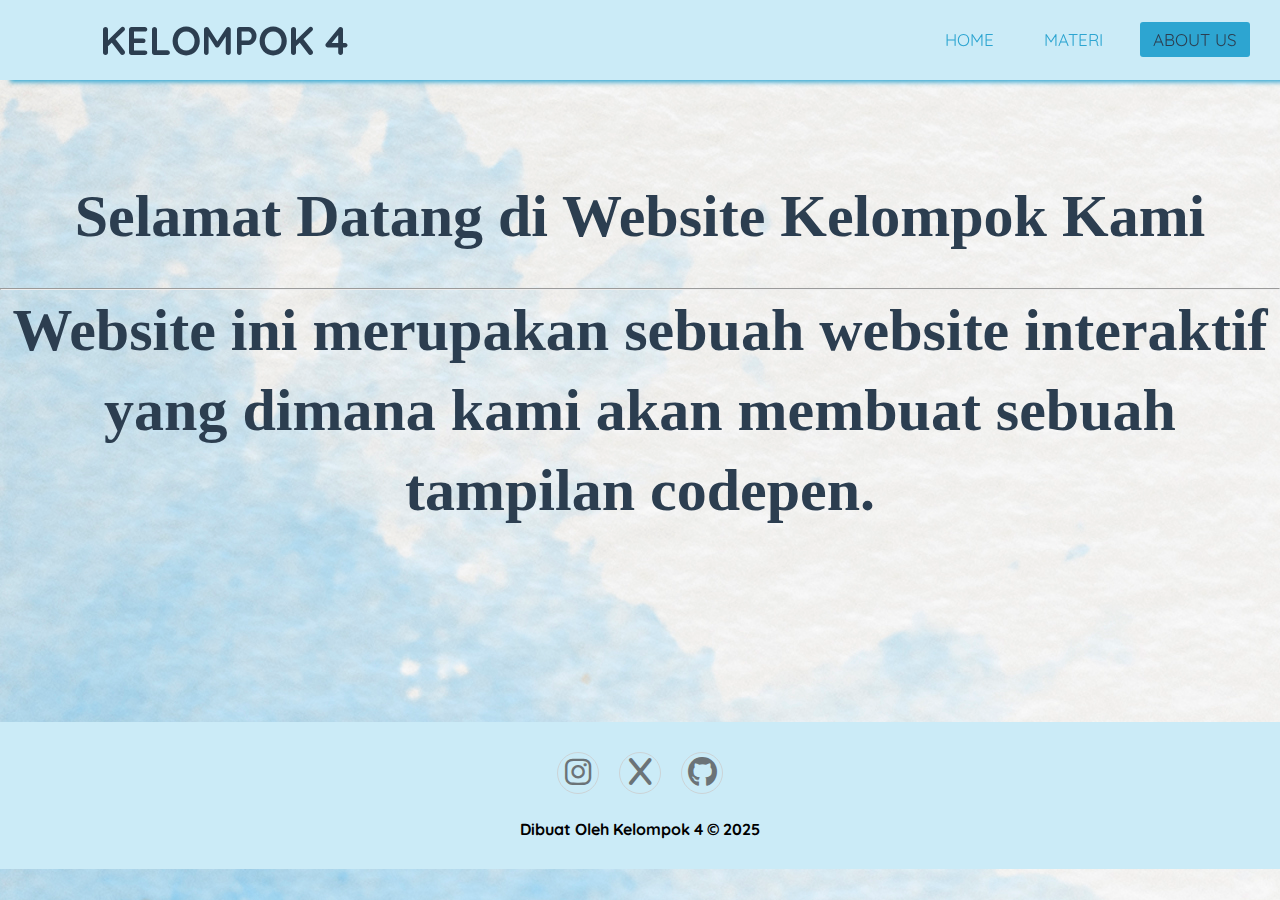
<file: PKT-AT/index.html>
<!DOCTYPE html>
<html lang="en">

<head>
    <meta charset="UTF-8">
    <meta name="viewport" content="width=device-width, initial-scale=1.0">
    <title>Home</title>
    <link rel="stylesheet" href="https://cdnjs.cloudflare.com/ajax/libs/font-awesome/6.5.1/css/all.min.css">
    <link rel="stylesheet" href="/PKT-AT/style.css">
    <link rel="icon" href="/PKT-AT/img/icon/home2.png">
</head>
<style>
    body {
        scroll-behavior: smooth;
    }
</style>

<body>
    <div class="container">
        <main>
            <nav>
                <input type="checkbox" id="check">
                <label for="check" class="checkbtn"><i class="fas fa-bars"></i></label>
                <label class="logo"><a href="#" style="text-decoration: none;">KELOMPOK 4</a></label>
                
                <ul>
                    <li><a href="#">Home</a></li>
                    <li><a href="/PKT-AT/materi/index.html">Materi</a></li>
                    <li><a class="active" href="/PKT-AT/contact/index.html">About Us</a></li>
                </ul>
            </nav>
            <br><br><br>
            <div class="header-content">
                <br><br><br><br><br>
                <h1>Selamat Datang di Website Kelompok Kami</h1>
                <hr>
                <h1>Website ini merupakan sebuah website interaktif yang dimana kami akan membuat sebuah tampilan codepen.<span></span></h1>
            </div>

          <br><br><br><br><br><br>
    <section class="footer">
        <div class="social">
          <a href="https://www.instagram.com/rafa.frsi/" target="_blank"><i class="fab fa-instagram"></i></a>
          <a href="https://x.com/alfarisir616" target="_blank"><i class="fab fa-x"></i></a>
          <a href="https://github.com/alfarisirr" target="_blank"><i class="fab fa-github"></i></a>
        </div>

        <p align="center"><b>Dibuat Oleh Kelompok 4 &copy 2025</b></p>
    </section>
        </div>
</file>
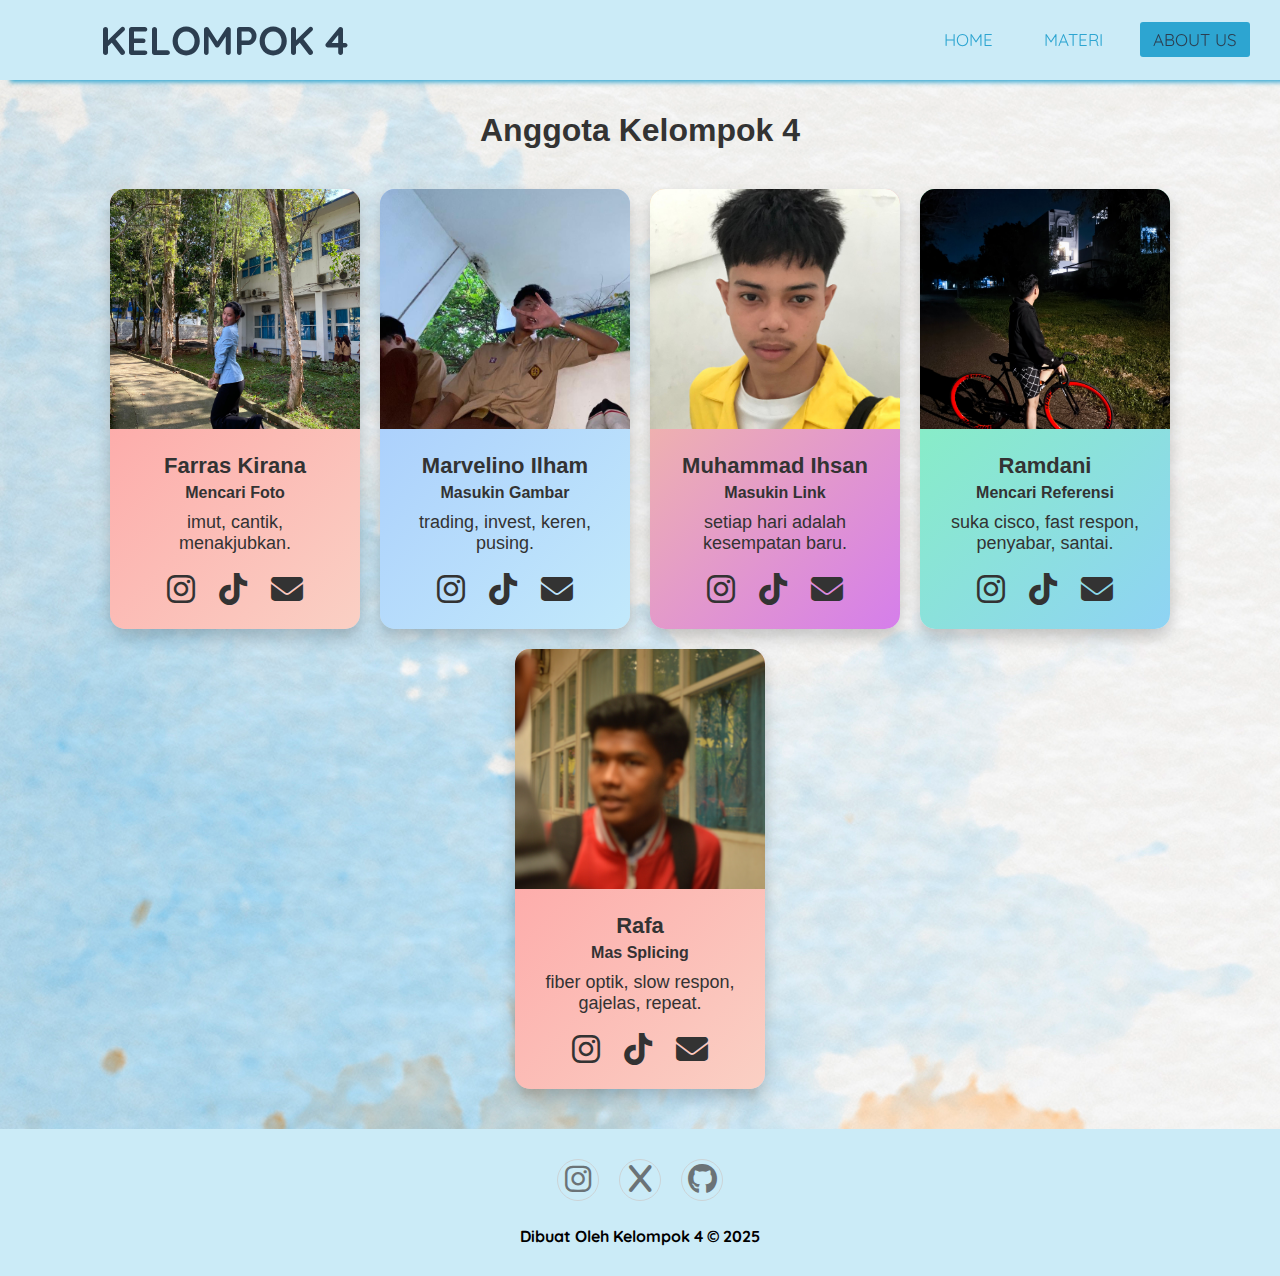
<file: PKT-AT/contact/index.html>
<!DOCTYPE html>
<html lang="en">

<head>
    <meta charset="UTF-8">
    <meta name="viewport" content="width=device-width, initial-scale=1.0">
    <title>About Us</title>
    <link rel="stylesheet" href="https://cdnjs.cloudflare.com/ajax/libs/font-awesome/6.5.1/css/all.min.css">
    <link rel="stylesheet" href="/PKT-AT/style.css">
    <link rel="icon" href="/PKT-AT/img/icon/au1.png">
</head>
<style>
    body {
      scroll-behavior: smooth;
      margin: 0;
      padding: 0;
      font-family: 'Segoe UI', sans-serif;
      background: linear-gradient(to right, #f8f9fa, #e0f7fa);
      background-image: url(/PKT-AT/img/backgorund.jpg);
    }

    h1 {
      text-align: center;
      margin: 40px 0 20px;
      color: #333;
    }

    .team-container {
      display: flex;
      gap: 20px;
      justify-content: center;
      flex-wrap: wrap;
      padding: 20px;
    }

    .card {
      background: linear-gradient(135deg, #ff9a9e, #fad0c4);
      border-radius: 15px;
      overflow: hidden;
      width: 250px;
      box-shadow: 0 8px 16px rgba(0,0,0,0.2);
      transition: transform 0.3s, box-shadow 0.3s;
      cursor: pointer;
    }

    .card:hover {
      transform: translateY(-8px);
      box-shadow: 0 12px 24px rgba(0,0,0,0.3);
    }

    .card img {
      width: 100%;
      height: 240px;
      object-fit: cover;
    }

    .card-content {
      padding: 20px;
      color: #333;
    }

    .card-content h3 {
      margin-top: 0;
      font-size: 22px;
    }

    .card-content p.role {
      font-weight: bold;
      margin: 5px 0 10px;
    }

    .card-content p.desc {
      font-size: 18px;
      color: #333;
    }

    /* Warna background gradient berbeda tiap kartu */
    .card:nth-child(2) {
      background: linear-gradient(135deg, #a1c4fd, #c2e9fb);
    }

    .card:nth-child(3) {
      background: linear-gradient(135deg, #fccb90, #d57eeb);
    }

    .card:nth-child(4) {
      background: linear-gradient(135deg, #84fab0, #8fd3f4);
    }
    
    .card-content a {
      display: inline-block;
      margin: 0 10px;
      color: #333;
      font-size: 2em; /* Atur ukuran ikon */
      text-align: center;
    }

    .card-content {
      text-align: center; /* Tengahkan isi dalam .card-content */
    }

    .card-content a:hover{
      font-size: 2.5em;
      transform: 2s;
      background-color: #e0f7fa;
    }

  </style>
</style>

<body>
    <div class="container">
        <main>
            <nav>
                <input type="checkbox" id="check">
                <label for="check" class="checkbtn"><i class="fas fa-bars"></i></label>
                <label class="logo"><a href="#" style="text-decoration: none;">KELOMPOK 4</a></label>
                
                <ul>
                    <li><a href="/PKT-AT/index.html">Home</a></li>
                    <li><a href="/PKT-AT/materi/index.html">Materi</a></li>
                    <li><a class="active" href="/PKT-AT/contact/index.html">About Us</a></li>
                </ul>
            </nav>
            <br><br><br><br>


             <h1>Anggota Kelompok 4</h1>

  <div class="team-container">
    <div class="card">
      <img src="/PKT-AT/img/foto/kirana1" >
      <div class="card-content">
        <h3>Farras Kirana</h3>
        <p class="role">Mencari Foto</p>
        <p class="desc">imut, cantik, menakjubkan.</p><br>
        <a href="https://instagram.com/frrskirana" target="_blank"><i class="fab fa-instagram"></i></a>
        <a href="https://www.tiktok.com/@f4yyas" target="_blank"><i class="fab fa-tiktok"></i></a>
        <a href="mailto:farraskiranabilla07@gmail.com" target="_blank"><i class="fa fa-envelope"></i></a>
      </div>
    </div>

    <div class="card">
      <img src="/PKT-AT/img/foto/marvel1.jpg" >
      <div class="card-content">
        <h3>Marvelino Ilham </h3>
        <p class="role">Masukin Gambar</p>
        <p class="desc">trading, invest, keren, pusing.</p><br>
        <a href="https://instagram.com/mrvl.ino" target="_blank"><i class="fab fa-instagram"></i></a>
        <a href="https://www.tiktok.com/@marvvpublicee" target="_blank"><i class="fab fa-tiktok"></i></a>
        <a href="mailto:marvelinoilhamleroy2927@gmail.com" target="_blank"><i class="fa fa-envelope"></i></a>
      </div>
    </div>

    <div class="card">
      <img src="/PKT-AT/img/foto/ihsan1.jpg" >
      <div class="card-content">
        <h3>Muhammad Ihsan</h3>
        <p class="role">Masukin Link</p>
        <p class="desc">setiap hari adalah kesempatan baru.</p><br>
        <a href="https://instagram.com/isannn____" target="_blank"><i class="fab fa-instagram"></i></a>
        <a href="https://www.tiktok.com/@pluggggggg_isannn._" target="_blank"><i class="fab fa-tiktok"></i></a>
        <a href="mailto:mohihsan702@gmail.com" target="_blank"><i class="fa fa-envelope"></i></a>
      </div>
    </div>

    <div class="card">
      <img src="/PKT-AT/img/foto/ramdani1.jpg">
      <div class="card-content">
        <h3>Ramdani</h3>
        <p class="role">Mencari Referensi</p>
        <p class="desc">suka cisco, fast respon, penyabar, santai.</p><br>
        <a href="https://instagram.com/ramdaniiii19" target="_blank"><i class="fab fa-instagram"></i></a>
        <a href="https://www.tiktok.com/@ramdaniii_19" target="_blank"><i class="fab fa-tiktok"></i></a>
        <a href="mailto:ramdhaniramdhani073@gmail.com"><i class="fa fa-envelope"></i></a>
      </div>
    </div>

    <div class="card">
      <img src="/PKT-AT/img/foto/rf7.jpg" >
      <div class="card-content">
        <h3>Rafa</h3>
        <p class="role">Mas Splicing</p>
        <p class="desc">fiber optik, slow respon, gajelas, repeat.</p><br>
        <a href="https://instagram.com/rafa.frsi" target="_blank"><i class="fab fa-instagram"></i></a>
        <a href="https://www.tiktok.com/@xyrosss10  " target="_blank"><i class="fab fa-tiktok"></i></a>
        <a href="mailto:alfarisir616@gmail.com"><i class="fa fa-envelope"></i></a>
      </div>
    </div>

  </div>


     <section class="footer">
        <div class="social">
          <a href="https://www.instagram.com/rafa.frsi/" target="_blank"><i class="fab fa-instagram"></i></a>
          <a href="https://x.com/alfarisir616" target="_blank"><i class="fab fa-x"></i></a>
          <a href="https://github.com/alfarisirr" target="_blank"><i class="fab fa-github"></i></a>
        </div>

        <p align="center"><b>Dibuat Oleh Kelompok 4 &copy 2025</b></p>

    </section>
        </div>
</file>
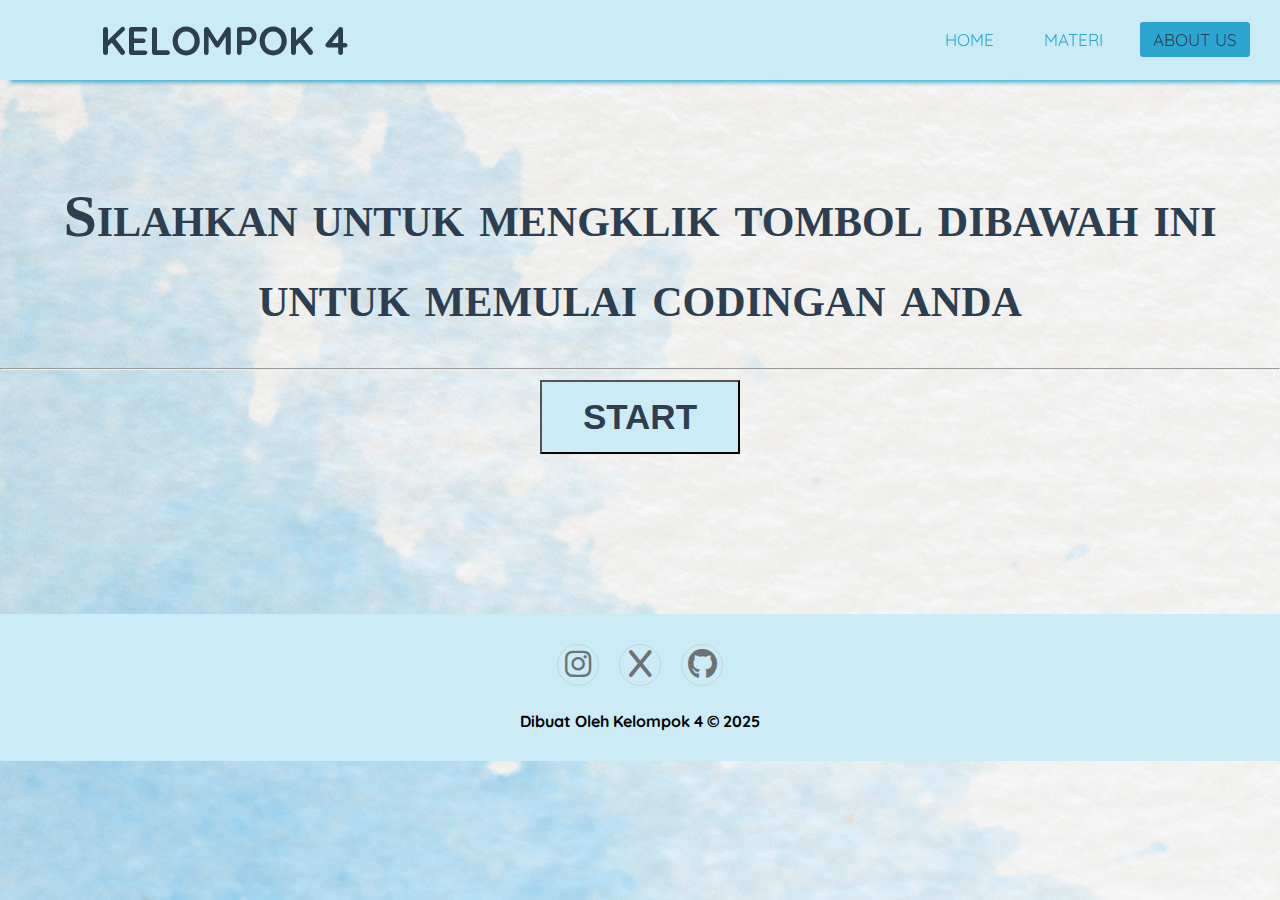
<file: PKT-AT/materi/index.html>
<!DOCTYPE html>
<html lang="en">

<head>
    <meta charset="UTF-8">
    <meta name="viewport" content="width=device-width, initial-scale=1.0">
    <title>Materi</title>
    <link rel="stylesheet" href="https://cdnjs.cloudflare.com/ajax/libs/font-awesome/6.5.1/css/all.min.css">
    <link rel="stylesheet" href="/PKT-AT/style.css">
    <link rel="icon" href="/PKT-AT/img/icon/materi2.png">
</head>
<style>
    body {
        scroll-behavior: smooth;
    }
</style>

<body>
    <div class="container">
        <main>
            <nav>
                <input type="checkbox" id="check">
                <label for="check" class="checkbtn"><i class="fas fa-bars"></i></label>
                <label class="logo"><a href="#" style="text-decoration: none; ">KELOMPOK 4</a></label>
                
                <ul>
                    <li><a href="/PKT-AT/index.html">Home</a></li>
                    <li><a href="/PKT-AT/materi/index.html">Materi</a></li>
                    <li><a class="active" href="/PKT-AT/contact/index.html">About Us</a></li>
                </ul>
            </nav>
            <br><br><br>
            <div class="header-content">
                <br><br><br><br><br>
                <h1 style="font-variant: small-caps;">Silahkan untuk mengklik tombol dibawah ini untuk memulai codingan anda</h1>
                <hr>
               <button><a class="button" href="/Testing/testing.html""><h3 class="button">START </h3></a></button><span></span>
            </div>


           

          <br><br><br><br><br><br>
    <section class="footer">
        <div class="social">
          <a href="https://www.instagram.com/rafa.frsi/" target="_blank"><i class="fab fa-instagram"></i></a>
          <a href="https://x.com/alfarisir616" target="_blank"><i class="fab fa-x"></i></a>
          <a href="https://github.com/alfarisirr" target="_blank"><i class="fab fa-github"></i></a>
        </div>

        <p align="center"><b>Dibuat Oleh Kelompok 4 &copy 2025</b></p>
    </section>
        </div>
</file>
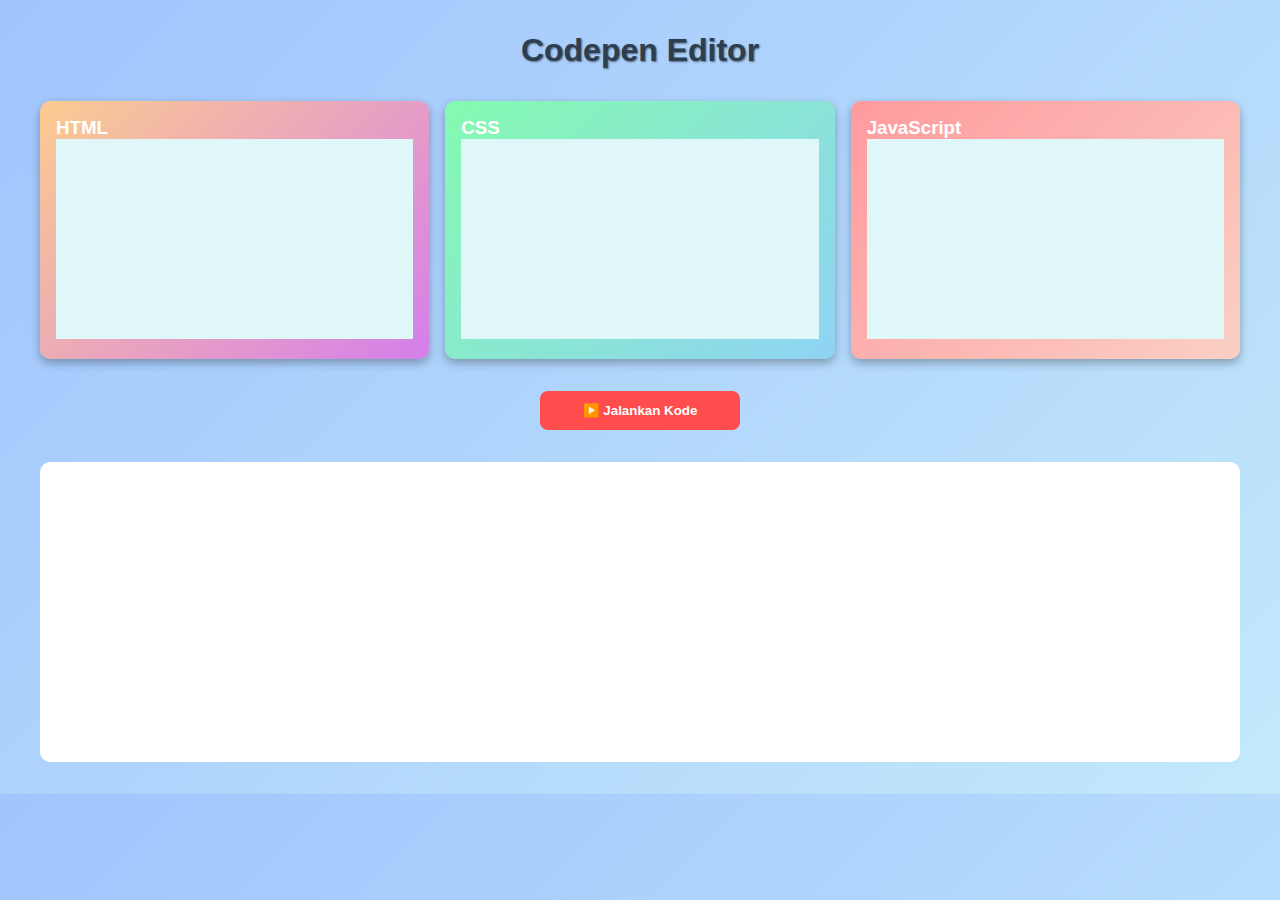
<file: Testing/testing.html>
<!DOCTYPE html>
<html lang="id">
<head>
  <meta charset="UTF-8" />
  <meta name="viewport" content="width=device-width, initial-scale=1.0"/>
  <title>Codepen Editor | Kel-4</title>
  <link rel="stylesheet" href="/PKT-AT/style.css">
  <link rel="icon" href="/PKT-AT/img/icon/edtior-removebg-preview.png">
  <style>
    body {
     background: linear-gradient(135deg, #a1c4fd, #c2e9fb);
      font-family: 'Segoe UI', sans-serif;
      color: white;
      padding: 2rem;
      display: flex;
      flex-direction: column;
      align-items: center;
    }

    h1 {
      margin-bottom: 2rem;
      text-shadow: 1px 1px 2px rgba(0,0,0,0.5);
      color: #2c3e50;
    }

    .editor-container {
      display: flex;
      gap: 1rem;
      width: 100%;
      max-width: 1200px;
      flex-wrap: wrap;
    }

    .editor1 {
      flex: 1;
      min-width: 300px;
      background: linear-gradient(135deg, #fccb90, #d57eeb);
      border-radius: 10px;
      padding: 1rem;
      box-shadow: 0 4px 10px rgba(0,0,0,0.3);
    }

     .editor2 {
      flex: 1;
      min-width: 300px;
      background: linear-gradient(135deg, #84fab0, #8fd3f4);
      border-radius: 10px;
      padding: 1rem;
      box-shadow: 0 4px 10px rgba(0,0,0,0.3);
    }

     .editor3 {
      flex: 1;
      min-width: 300px;
      background: linear-gradient(135deg, #ff9a9e, #fad0c4);
      border-radius: 10px;
      padding: 1rem;
      box-shadow: 0 4px 10px rgba(0,0,0,0.3);
    }

    .editor h3 {
      color: #8fd3f4;
      margin-bottom: 0.5rem;
    }

    textarea {
      width: 100%;
      height: 200px;
      background-color: #e0f7fa;
      color: #0f0;
      font-family: monospace;
      font-size: 1rem;
      border: none;
      resize: none;
      outline: none;
    }

    button {
      margin-top: 2rem;
      padding: 0.75rem 2rem;
      background: #ff4d4d;
      border: none;
      border-radius: 8px;
      color: white;
      font-weight: bold;
      cursor: pointer;
      transition: background 0.3s ease;
    }

    button:hover {
      background: #ff1a1a;
    }

    iframe {
      width: 100%;
      max-width: 1200px;
      height: 300px;
      margin-top: 2rem;
      background: #ffff;
      border-radius: 10px;
      border: none;
    }
  </style>
</head>
<body>

  <h1>Codepen Editor</h1>

  <div class="editor-container">
    <div class="editor1">
      <h3>HTML</h3>
      <textarea id="html"></textarea>
    </div>
    <div class="editor2">
      <h3>CSS</h3>
      <textarea id="css"></textarea>
    </div>
    <div class="editor3">
      <h3>JavaScript</h3>
      <textarea id="js"></textarea>
    </div>
  </div>

  <button onclick="jalankanKode()">▶️ Jalankan Kode</button>

  <iframe id="preview"></iframe>

  <!-- Masukkan file JS eksternal -->
  <script src="script.js"></script>
</body>
</html>
</file>
<file: PKT-AT/style.css>
@import url('https://fonts.googleapis.com/css2?family=Quicksand:wght@300;400;500&display=swap');

*{
    margin: 0;
    padding: 0;
}

body {
    background-image: url(/PKT-AT/img/backgorund.jpg);
    list-style-type: none;
    text-decoration: none;
     cursor: url(/PKT-AT/img/cursor.jpg), pointer;
            /* cursor: url('cursor/liscursor/Cursor\ LiS/IBeam.cur'), text; */
}

nav {
    background-color: #cbebf7;
    height: 80px;
    width: 100%;
    position: fixed;
    box-shadow: 10px 2px 5px #2da5d1; 
}

label.logo {
    font-family: "Quicksand", sans-serif;
    font-size: 40px;
    line-height: 80px;
    padding: 0 100px;
    font-weight: bold;
}

nav ul {
    float: right;
    margin-right: 20px;
}

nav ul li {
    display: inline-block;
    line-height: 80px;
    margin: 0 10px;
}

/* ul li {
    position: relative;
    float: right;
    margin: 40px 50px 0 0;
    list-style-type: none;
    font-family: "Quicksand", sans-serif;
}

li {
    font-size: 19px;
}

a {
    text-decoration: none;
    color: black;
}

a:hover{
    color: white;
}

p {
    padding: 10px;
} */

nav ul li a {
    font-family: 'Quicksand', sans-serif;
    text-decoration: none;
    color: #2da5d1;
    padding: 7px 13px;
    border-radius: 3px;
    font-size: 17px;
    text-transform: uppercase;
}

a.active,a:hover {
    background-color: #2da5d1;
    color: #2c3e50;
    transition: .5s;
}

.checkbtn {
    font-size: 30px;
    color: #2c3e50;
    float: right;
    line-height: 80px;
    margin-right: 40px;
    cursor: pointer;
    display: none;
}

.checkbtn:hover{
    color: #2da5d1;
}

#check {
    display: none;
}

.footer {
    font-family: 'Quicksand',sans-serif;
    margin-top: 20px;
    text-align: center;
    padding: 20px;
    background-color: #cbebf7;
    box-shadow: 0px -2px px 0 rgba(0, 0, 0, 0.2);
}

footer {
    padding-top: 20px;
    width: 100%;
}

.container {
    min-height: 100vh;
    display: flex;
    flex-direction: column;
    justify-content: space-between;
}

.icon a {
    font-size: 25px;
    list-style-type: none;
    margin: 10px;
    padding: 10px;
    color: black;
    text-decoration: none;
    border-radius: 50%;
}

.icon a:hover {
    color: white;
    background-color: #2da5d1;
}

@media (max-width :952px){
    label.logo {
        font-size: 30px;
        padding-left: 50px;
    }

    nav ul li a {
        font-size: 16px;
    }
}

@media (max-width :858px) {
    .checkbtn {
        display: block;
    }

    nav {
        position: fixed;
    }

    ul {
        position: fixed;
        width: 100%;
        height: 100%;
        background: #cbebf7;
        top: 80px;
        left: -100%;
        text-align: center;
        transition: all .5s;
    }

    nav ul li {
        display: block;
        margin: 50px;
        line-height: 30px;
    }

    nav ul li a {
        font-size: 20px;
    }

    a.active {
        color: #2c3e50;
        background: none;
    }

    footer {
        width: 100%;
    }

    a:hover {
        color: white;
    }

    #check:checked ~ ul {
        left: 0;
    }
}

.header-content {
    padding-block: 2rem;
    text-align: center;
}

.header-content h1 {
    margin-bottom: 2rem;
    font-size: 3.75rem;
    font-weight: 700;
    line-height: 5rem;
    color: #2c3e50;
}

.header-content h1 span {
    color: black;
}

.header{
    text-align: center;
    position: absolute;
}

.header-content p {
    margin-bottom: 4rem;
    font-size: 1.2rem;
    font-weight: 500;
    line-height: 1.75rem;
    color: black;
}

.footer{
    font-weight: 400;
    background-color: #cbebf7;
    padding: 30px 0; 
    
}

.footer .social{
    text-align: center;
    padding-bottom: 25px;
    color: #4b4c4d;
}

.footer .social a{
    font-size: 30px;
    color: inherit;
    border: 1px solid #ccc;
    width: 40px;
    height: 40px;
    line-height: 38px;
    display: inline-block;
    text-align: center;
    border-radius: 50%;
    margin: 0 8px;
    opacity: 0.75;
}

.footer .social a:hover{
    color: aqua;  
    text-decoration: underline;  
}



button{
    padding: 15px 30px;
    margin-top: 10px;
    width: 200px;
    background-color: #cbebf7;
}

a{
    color: #2c3e50;
}

a:visited{
    color: #2c3e50;
}

.button :hover{
    color: #2da5d1;
}

.button{
    font-size: 35px;
    text-decoration: none;

}

/* .logo-link {
            color: #2da5d1; /* Default color */
            text-decoration: none; /* Remove underline */
} */
/* .logo-link:hover {
            color: blue; /* Change color on hover */
            text-decoration: none; /* Ensure no underline on hover */
} */
</file>
